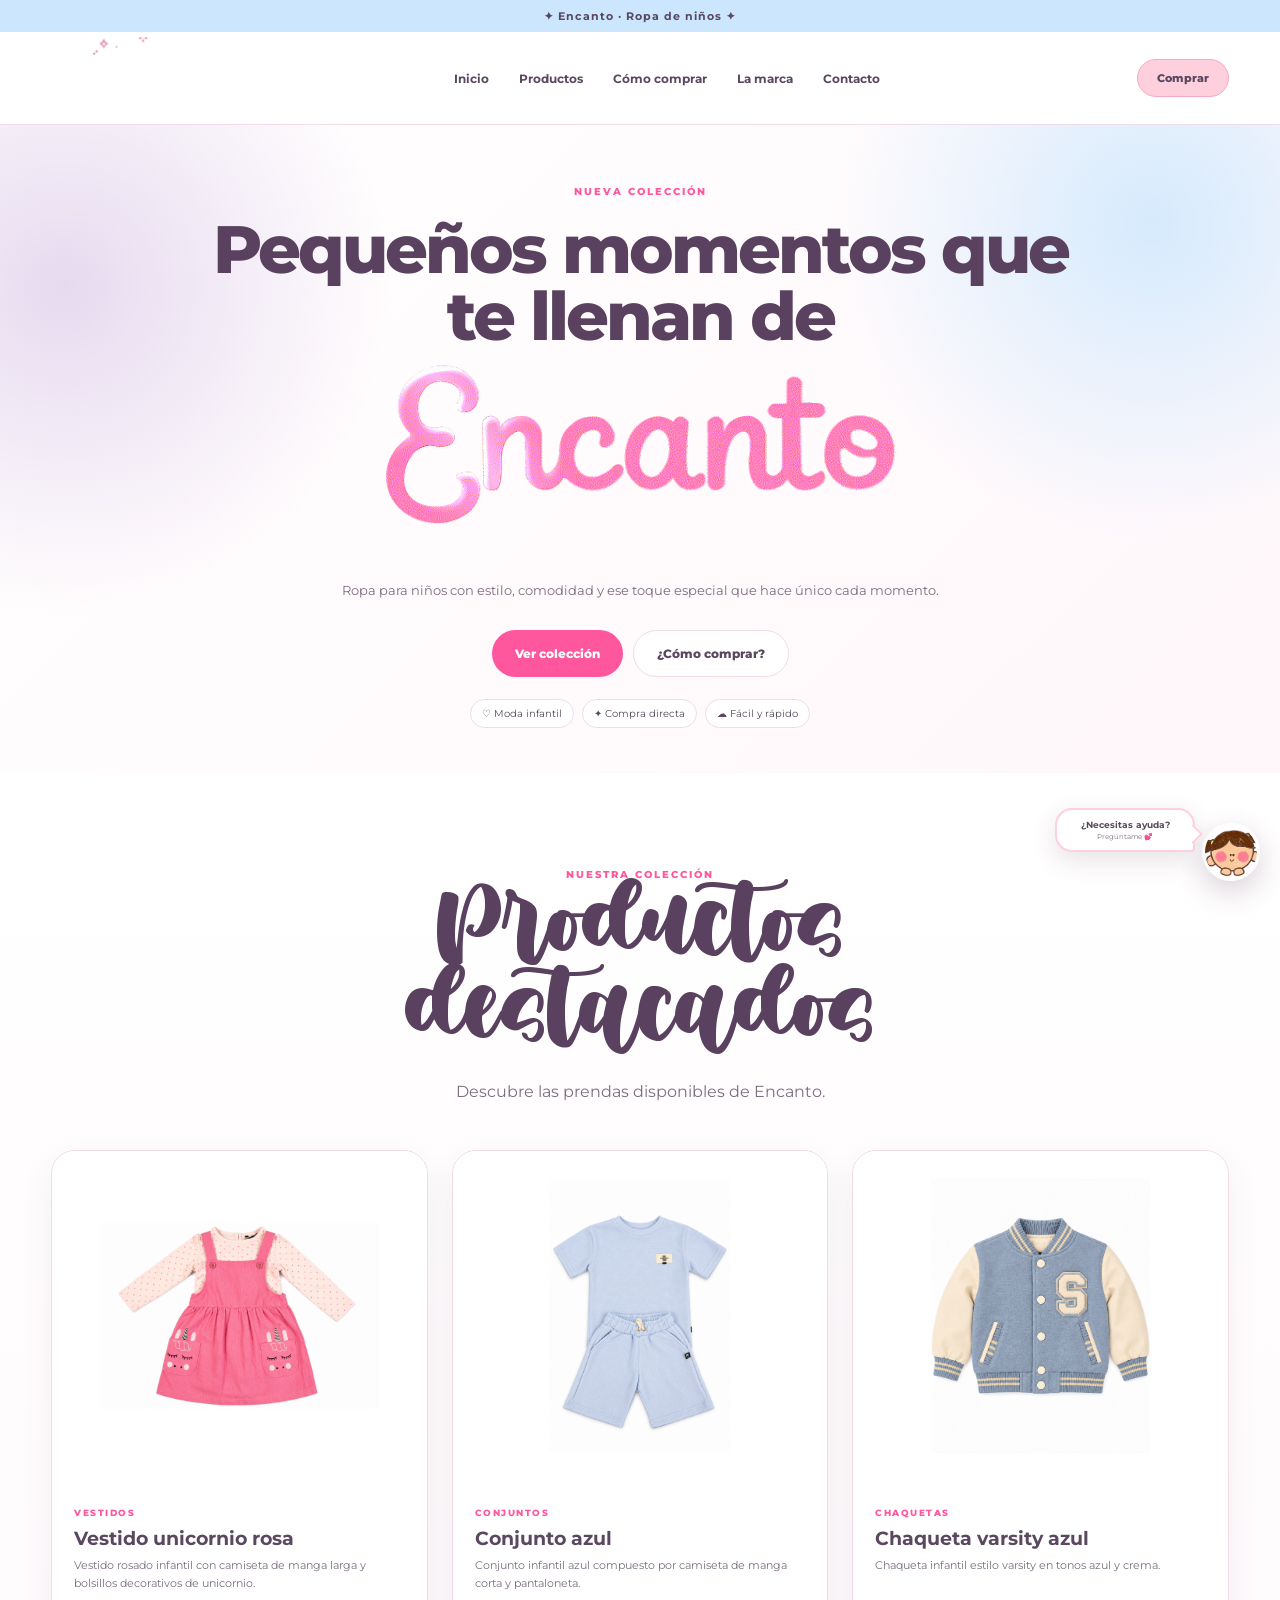
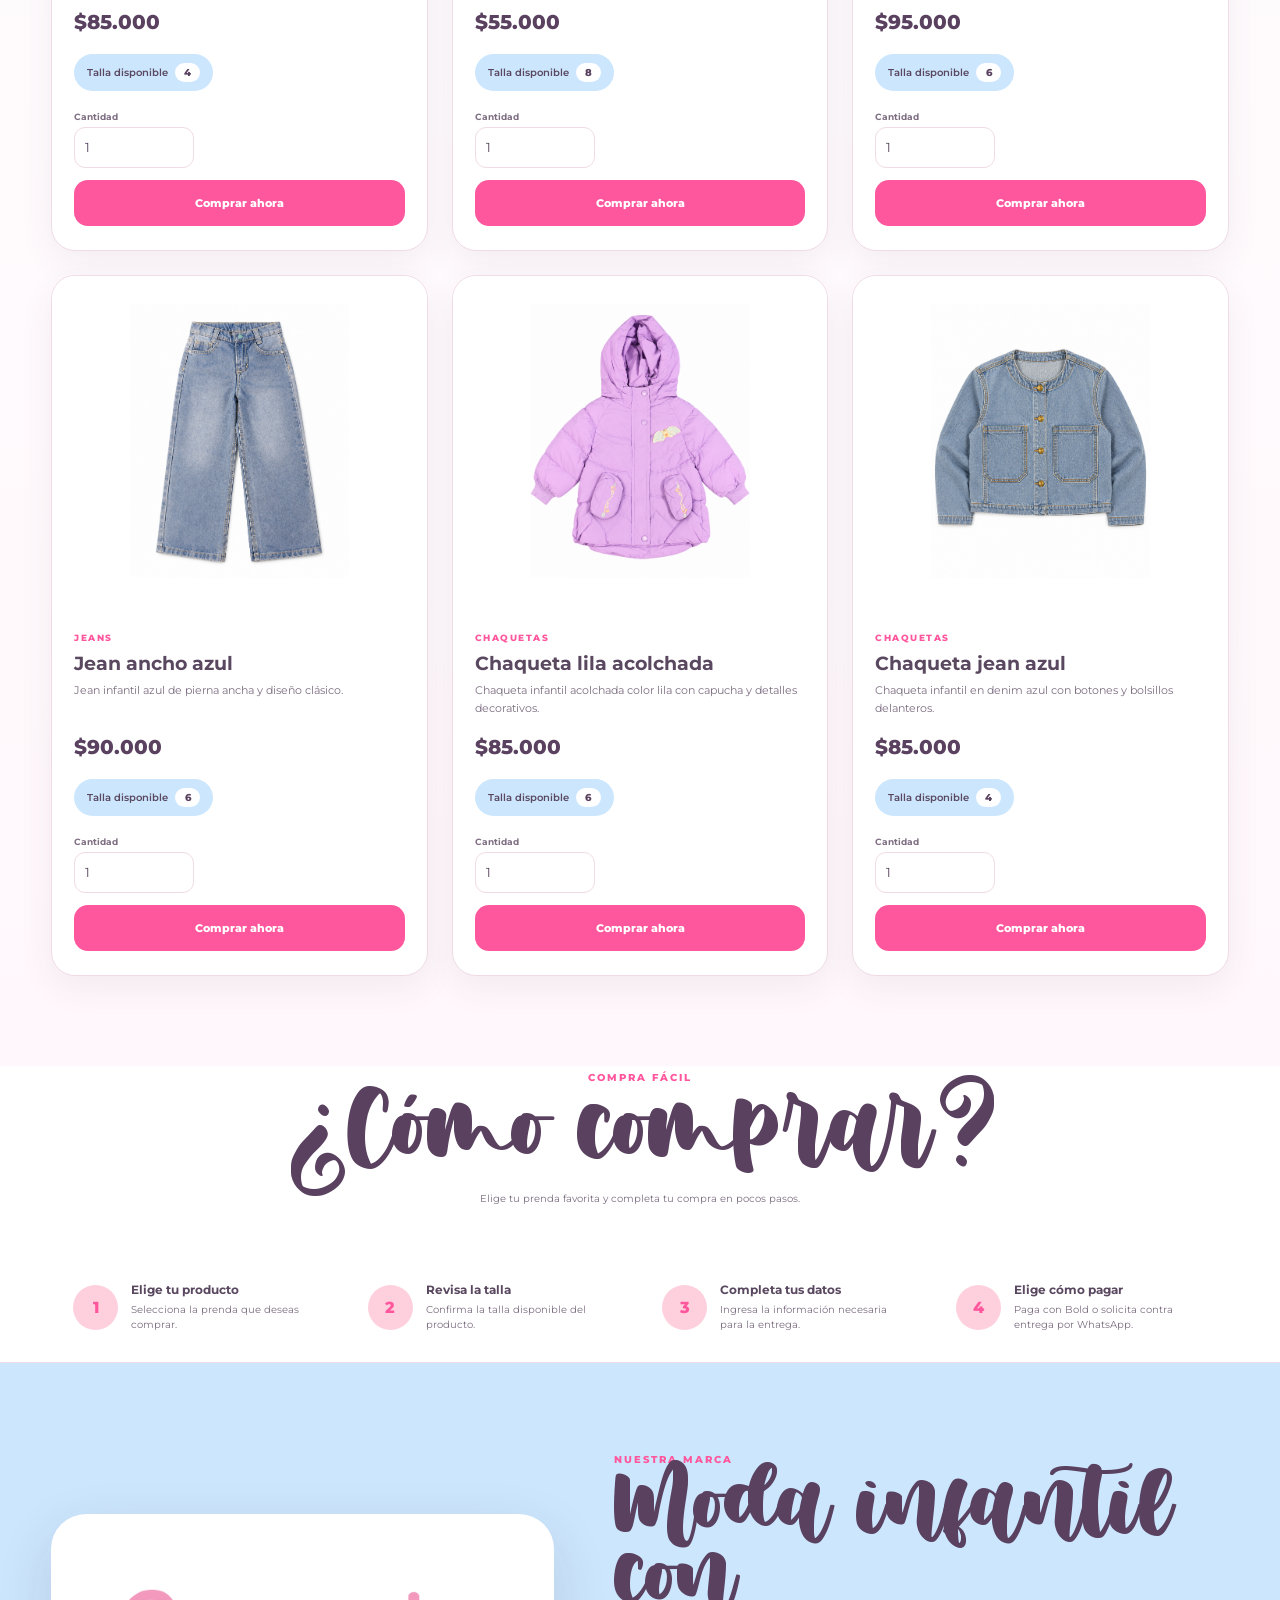
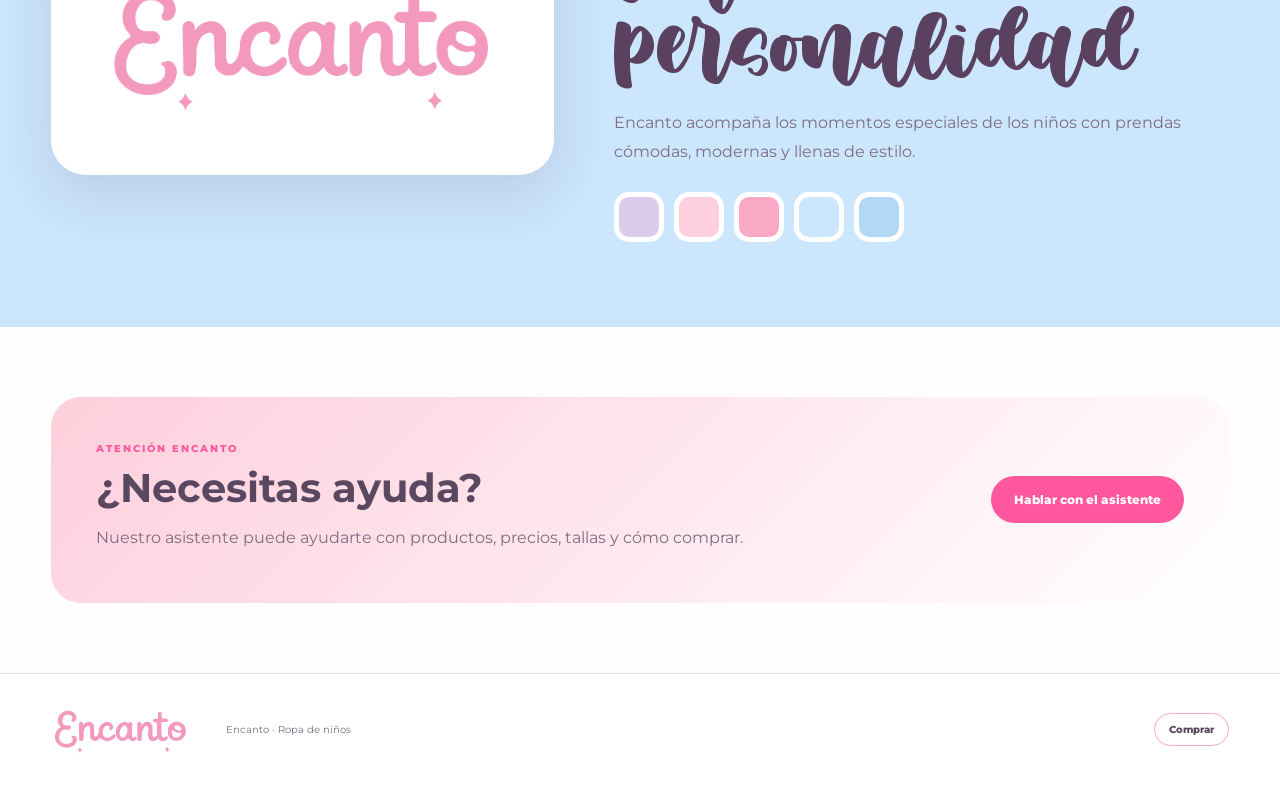
<file: index.html>
<!DOCTYPE html>
<html lang="es">

<head>

  <meta charset="UTF-8">

  <meta
    name="viewport"
    content="width=device-width, initial-scale=1.0"
  >

  <meta
    name="description"
    content="Encanto - Ropa para niños"
  >

  <title>
    Encanto | Ropa de niños
  </title>

  <link
    rel="preconnect"
    href="https://fonts.googleapis.com"
  >

  <link
    rel="preconnect"
    href="https://fonts.gstatic.com"
    crossorigin
  >

  <link
    href="https://fonts.googleapis.com/css2?family=Montserrat:wght@400;500;600;700;800&display=swap"
    rel="stylesheet"
  >

  <link
    rel="stylesheet"
    href="styles.css"
  >
<link rel="icon" type="image/png" href="./assets/favicon-encanto-transparente.png?v=5">
<link rel="apple-touch-icon" href="./assets/favicon-encanto-transparente.png?v=5">
</head>


<body>


  <!-- ========================================= -->
  <!-- BARRA SUPERIOR -->
  <!-- ========================================= -->

  <div class="topbar">
    ✦ Encanto · Ropa de niños ✦
  </div>



  <!-- ========================================= -->
  <!-- HEADER -->
  <!-- ========================================= -->

  <header class="header">

    <div class="container header-content">


      <a
        href="#inicio"
        class="logo"
        aria-label="Encanto"
      >

        <img
          src="assets/encanto-logo-arriba.png"
          alt="Encanto"
          class="logo-animation"
        >

      </a>



      <nav class="nav">

        <a href="#inicio">
          Inicio
        </a>

        <a href="#productos">
          Productos
        </a>

        <a href="#como-comprar">
          Cómo comprar
        </a>

        <a href="#marca">
          La marca
        </a>

        <a href="#contacto">
          Contacto
        </a>

      </nav>



      <a
        href="#productos"
        class="header-buy"
      >
        Comprar
      </a>


    </div>

  </header>



  <main>


    <!-- ========================================= -->
    <!-- HERO -->
    <!-- ========================================= -->

    <section
      class="hero"
      id="inicio"
    >

      <div class="container hero-main">


        <div class="hero-copy">


          <span class="eyebrow">
            Nueva colección
          </span>


          <h1>
            Pequeños momentos que te llenan de
          </h1>



          <!-- ENCANTO ANIMADO -->

          <div class="hero-animation-window">

            <img
              src="assets/encanto-logo.png"
              alt="Encanto"
              class="hero-animation"
            >

          </div>



          <p>
            Ropa para niños con estilo,
            comodidad y ese toque especial
            que hace único cada momento.
          </p>



          <div class="hero-buttons">


            <a
              href="#productos"
              class="btn btn-primary"
            >
              Ver colección
            </a>


            <a
              href="#como-comprar"
              class="btn btn-light"
            >
              ¿Cómo comprar?
            </a>


          </div>



          <div class="hero-tags">

            <span>
              ♡ Moda infantil
            </span>

            <span>
              ✦ Compra directa
            </span>

            <span>
              ☁ Fácil y rápido
            </span>

          </div>


        </div>


      </div>

    </section>



    <!-- ========================================= -->
    <!-- PRODUCTOS -->
    <!-- AHORA VAN PRIMERO -->
    <!-- ========================================= -->

    <section
      class="products"
      id="productos"
    >

      <div class="container">


        <div class="section-title">

          <span class="eyebrow">
            Nuestra colección
          </span>

          <h2>
            Productos destacados
          </h2>

          <p>
            Descubre las prendas disponibles de Encanto.
          </p>

        </div>



        <div class="products-grid">


          <!-- ================================= -->
          <!-- 1. VESTIDO -->
          <!-- ================================= -->

          <article class="product-card">


            <div class="product-photo">

              <img
                src="assets/productos/vestido-unicornio-rosa.png"
                alt="Vestido unicornio rosa"
              >

            </div>


            <div class="product-info">


              <span class="product-category">
                Vestidos
              </span>


              <h3>
                Vestido unicornio rosa
              </h3>


              <p class="product-description">
                Vestido rosado infantil con camiseta
                de manga larga y bolsillos
                decorativos de unicornio.
              </p>


              <strong class="product-price">
                $85.000
              </strong>



              <div class="product-size">

                <span>
                  Talla disponible
                </span>

                <strong>
                  4
                </strong>

              </div>



              <form
                action="checkout.html"
                method="get"
                class="product-form"
              >


                <input
                  type="hidden"
                  name="producto"
                  value="Vestido unicornio rosa"
                >

                <input
                  type="hidden"
                  name="precio"
                  value="85000"
                >

                <input
                  type="hidden"
                  name="talla"
                  value="4"
                >

                <input
                  type="hidden"
                  name="imagen"
                  value="vestido-unicornio-rosa.png"
                >


                <div class="product-options">

                  <label>

                    Cantidad

                    <input
                      type="number"
                      name="cantidad"
                      value="1"
                      min="1"
                      max="1"
                      readonly
                    >

                  </label>

                </div>


                <button
                  type="submit"
                  class="buy-button"
                >
                  Comprar ahora
                </button>


              </form>


            </div>


          </article>



          <!-- ================================= -->
          <!-- 2. CONJUNTO -->
          <!-- ================================= -->

          <article class="product-card">


            <div class="product-photo">

              <img
                src="assets/productos/conjunto-azul.png"
                alt="Conjunto azul"
              >

            </div>


            <div class="product-info">


              <span class="product-category">
                Conjuntos
              </span>


              <h3>
                Conjunto azul
              </h3>


              <p class="product-description">
                Conjunto infantil azul compuesto
                por camiseta de manga corta
                y pantaloneta.
              </p>


              <strong class="product-price">
                $55.000
              </strong>



              <div class="product-size">

                <span>
                  Talla disponible
                </span>

                <strong>
                  8
                </strong>

              </div>



              <form
                action="checkout.html"
                method="get"
                class="product-form"
              >


                <input
                  type="hidden"
                  name="producto"
                  value="Conjunto azul"
                >

                <input
                  type="hidden"
                  name="precio"
                  value="55000"
                >

                <input
                  type="hidden"
                  name="talla"
                  value="8"
                >

                <input
                  type="hidden"
                  name="imagen"
                  value="conjunto-azul.png"
                >


                <div class="product-options">

                  <label>

                    Cantidad

                    <input
                      type="number"
                      name="cantidad"
                      value="1"
                      min="1"
                      max="1"
                      readonly
                    >

                  </label>

                </div>


                <button
                  type="submit"
                  class="buy-button"
                >
                  Comprar ahora
                </button>


              </form>


            </div>


          </article>



          <!-- ================================= -->
          <!-- 3. CHAQUETA VARSITY -->
          <!-- ================================= -->

          <article class="product-card">


            <div class="product-photo">

              <img
                src="assets/productos/chaqueta-varsity-azul.png"
                alt="Chaqueta varsity azul"
              >

            </div>


            <div class="product-info">


              <span class="product-category">
                Chaquetas
              </span>


              <h3>
                Chaqueta varsity azul
              </h3>


              <p class="product-description">
                Chaqueta infantil estilo varsity
                en tonos azul y crema.
              </p>


              <strong class="product-price">
                $95.000
              </strong>



              <div class="product-size">

                <span>
                  Talla disponible
                </span>

                <strong>
                  6
                </strong>

              </div>



              <form
                action="checkout.html"
                method="get"
                class="product-form"
              >


                <input
                  type="hidden"
                  name="producto"
                  value="Chaqueta varsity azul"
                >

                <input
                  type="hidden"
                  name="precio"
                  value="95000"
                >

                <input
                  type="hidden"
                  name="talla"
                  value="6"
                >

                <input
                  type="hidden"
                  name="imagen"
                  value="chaqueta-varsity-azul.png"
                >


                <div class="product-options">

                  <label>

                    Cantidad

                    <input
                      type="number"
                      name="cantidad"
                      value="1"
                      min="1"
                      max="1"
                      readonly
                    >

                  </label>

                </div>


                <button
                  type="submit"
                  class="buy-button"
                >
                  Comprar ahora
                </button>


              </form>


            </div>


          </article>



          <!-- ================================= -->
          <!-- 4. JEAN -->
          <!-- ================================= -->

          <article class="product-card">


            <div class="product-photo">

              <img
                src="assets/productos/jean-ancho.png"
                alt="Jean ancho azul"
              >

            </div>


            <div class="product-info">


              <span class="product-category">
                Jeans
              </span>


              <h3>
                Jean ancho azul
              </h3>


              <p class="product-description">
                Jean infantil azul de pierna
                ancha y diseño clásico.
              </p>


              <strong class="product-price">
                $90.000
              </strong>



              <div class="product-size">

                <span>
                  Talla disponible
                </span>

                <strong>
                  6
                </strong>

              </div>



              <form
                action="checkout.html"
                method="get"
                class="product-form"
              >


                <input
                  type="hidden"
                  name="producto"
                  value="Jean ancho azul"
                >

                <input
                  type="hidden"
                  name="precio"
                  value="90000"
                >

                <input
                  type="hidden"
                  name="talla"
                  value="6"
                >

                <input
                  type="hidden"
                  name="imagen"
                  value="jean-ancho.png"
                >


                <div class="product-options">

                  <label>

                    Cantidad

                    <input
                      type="number"
                      name="cantidad"
                      value="1"
                      min="1"
                      max="1"
                      readonly
                    >

                  </label>

                </div>


                <button
                  type="submit"
                  class="buy-button"
                >
                  Comprar ahora
                </button>


              </form>


            </div>


          </article>



          <!-- ================================= -->
          <!-- 5. CHAQUETA LILA -->
          <!-- ================================= -->

          <article class="product-card">


            <div class="product-photo">

              <img
                src="assets/productos/chaqueta-lila.png"
                alt="Chaqueta lila acolchada"
              >

            </div>


            <div class="product-info">


              <span class="product-category">
                Chaquetas
              </span>


              <h3>
                Chaqueta lila acolchada
              </h3>


              <p class="product-description">
                Chaqueta infantil acolchada
                color lila con capucha
                y detalles decorativos.
              </p>


              <strong class="product-price">
                $85.000
              </strong>



              <div class="product-size">

                <span>
                  Talla disponible
                </span>

                <strong>
                  6
                </strong>

              </div>



              <form
                action="checkout.html"
                method="get"
                class="product-form"
              >


                <input
                  type="hidden"
                  name="producto"
                  value="Chaqueta lila acolchada"
                >

                <input
                  type="hidden"
                  name="precio"
                  value="85000"
                >

                <input
                  type="hidden"
                  name="talla"
                  value="6"
                >

                <input
                  type="hidden"
                  name="imagen"
                  value="chaqueta-lila.png"
                >


                <div class="product-options">

                  <label>

                    Cantidad

                    <input
                      type="number"
                      name="cantidad"
                      value="1"
                      min="1"
                      max="1"
                      readonly
                    >

                  </label>

                </div>


                <button
                  type="submit"
                  class="buy-button"
                >
                  Comprar ahora
                </button>


              </form>


            </div>


          </article>



          <!-- ================================= -->
          <!-- 6. CHAQUETA JEAN -->
          <!-- ================================= -->

          <article class="product-card">


            <div class="product-photo">

              <img
                src="assets/productos/chaqueta-jean.png"
                alt="Chaqueta jean azul"
              >

            </div>


            <div class="product-info">


              <span class="product-category">
                Chaquetas
              </span>


              <h3>
                Chaqueta jean azul
              </h3>


              <p class="product-description">
                Chaqueta infantil en denim azul
                con botones y bolsillos delanteros.
              </p>


              <strong class="product-price">
                $85.000
              </strong>



              <div class="product-size">

                <span>
                  Talla disponible
                </span>

                <strong>
                  4
                </strong>

              </div>



              <form
                action="checkout.html"
                method="get"
                class="product-form"
              >


                <input
                  type="hidden"
                  name="producto"
                  value="Chaqueta jean azul"
                >

                <input
                  type="hidden"
                  name="precio"
                  value="85000"
                >

                <input
                  type="hidden"
                  name="talla"
                  value="4"
                >

                <input
                  type="hidden"
                  name="imagen"
                  value="chaqueta-jean.png"
                >


                <div class="product-options">

                  <label>

                    Cantidad

                    <input
                      type="number"
                      name="cantidad"
                      value="1"
                      min="1"
                      max="1"
                      readonly
                    >

                  </label>

                </div>


                <button
                  type="submit"
                  class="buy-button"
                >
                  Comprar ahora
                </button>


              </form>


            </div>


          </article>


        </div>


      </div>

    </section>



    <!-- ========================================= -->
    <!-- CÓMO COMPRAR -->
    <!-- AHORA VA DESPUÉS DE LA COLECCIÓN -->
    <!-- ========================================= -->

    <section
      class="benefits"
      id="como-comprar"
    >

      <div class="container">


        <div class="section-title">

          <span class="eyebrow">
            Compra fácil
          </span>

          <h2>
            ¿Cómo comprar?
          </h2>

          <p>
            Elige tu prenda favorita y completa
            tu compra en pocos pasos.
          </p>

        </div>


        <div class="benefits-grid">


          <article>

            <span class="benefit-icon">
              1
            </span>

            <div>

              <h3>
                Elige tu producto
              </h3>

              <p>
                Selecciona la prenda que deseas comprar.
              </p>

            </div>

          </article>



          <article>

            <span class="benefit-icon">
              2
            </span>

            <div>

              <h3>
                Revisa la talla
              </h3>

              <p>
                Confirma la talla disponible del producto.
              </p>

            </div>

          </article>



          <article>

            <span class="benefit-icon">
              3
            </span>

            <div>

              <h3>
                Completa tus datos
              </h3>

              <p>
                Ingresa la información necesaria para la entrega.
              </p>

            </div>

          </article>



          <article>

            <span class="benefit-icon">
              4
            </span>

            <div>

              <h3>
                Elige cómo pagar
              </h3>

              <p>
                Paga con Bold o solicita contra entrega por WhatsApp.
              </p>

            </div>

          </article>


        </div>


      </div>

    </section>



    <!-- ========================================= -->
    <!-- MARCA -->
    <!-- ========================================= -->

    <section
      class="brand-section"
      id="marca"
    >

      <div class="container brand-grid">


        <div class="brand-logo">

          <img
            src="assets/encanto-palabra.png"
            alt="Encanto"
          >

        </div>



        <div class="brand-copy">


          <span class="eyebrow">
            Nuestra marca
          </span>


          <h2>
            Moda infantil con personalidad
          </h2>


          <p>
            Encanto acompaña los momentos
            especiales de los niños con prendas
            cómodas, modernas y llenas de estilo.
          </p>



          <div class="colors">

            <span style="--color:#DCCBE9"></span>

            <span style="--color:#FECFDC"></span>

            <span style="--color:#F9A8C6"></span>

            <span style="--color:#CBE6FD"></span>

            <span style="--color:#B3D8F5"></span>

          </div>


        </div>


      </div>

    </section>



    <!-- ========================================= -->
    <!-- CONTACTO -->
    <!-- ========================================= -->

    <section
      class="contact"
      id="contacto"
    >

      <div class="container contact-box">


        <div>

          <span class="eyebrow">
            Atención Encanto
          </span>

          <h2>
            ¿Necesitas ayuda?
          </h2>

          <p>
            Nuestro asistente puede ayudarte
            con productos, precios, tallas
            y cómo comprar.
          </p>

        </div>



        <button
          type="button"
          class="btn btn-primary"
          id="contactBotButton"
        >
          Hablar con el asistente
        </button>


      </div>

    </section>


  </main>



  <!-- ========================================= -->
  <!-- FOOTER -->
  <!-- ========================================= -->

  <footer>


    <div class="container footer-grid">


      <img
        src="assets/encanto-palabra.png"
        alt="Encanto"
      >


      <p>
        Encanto · Ropa de niños
      </p>


      <a href="#productos">
        Comprar
      </a>


    </div>


  </footer>



  <!-- ================================================= -->
  <!-- BOT ENCANTO -->
  <!-- ================================================= -->

  <div class="encanto-bot">


    <div class="bot-help-bubble">

      <strong>
        ¿Necesitas ayuda?
      </strong>

      <span>
        Pregúntame 💕
      </span>

    </div>



    <button
      class="bot-character-button"
      id="botCharacterButton"
      type="button"
      aria-label="Abrir asistente Encanto"
    >

      <img
        src="assets/bot-ayuda.png"
        alt="Asistente Encanto"
      >

    </button>



    <div
      class="bot-window"
      id="botWindow"
    >


      <div class="bot-header">


        <div class="bot-header-character">

          <img
            src="assets/bot-ayuda.png"
            alt="Asistente Encanto"
          >

        </div>



        <div class="bot-header-text">

          <strong>
            Asistente Encanto
          </strong>

          <span>
            Estoy aquí para ayudarte 💕
          </span>

        </div>



        <button
          class="bot-close"
          id="botClose"
          type="button"
          aria-label="Cerrar asistente"
        >
          ×
        </button>


      </div>



      <div
        class="bot-messages"
        id="botMessages"
      >

        <div class="bot-message">

          ¡Hola! 👋

          <br><br>

          Puedes preguntarme por productos,
          precios, tallas o cómo comprar.

        </div>

      </div>



      <div class="bot-suggestions">

        <span>
          Puedes preguntar:
        </span>

        <div>
          Productos · Precios · Tallas · ¿Cómo comprar?
        </div>

      </div>



      <form
        class="bot-form"
        id="botForm"
      >

        <input
          type="text"
          id="botInput"
          placeholder="Escribe tu pregunta..."
          autocomplete="off"
          required
        >


        <button
          type="submit"
          aria-label="Enviar pregunta"
        >
          ➜
        </button>


      </form>



      <a
        class="bot-whatsapp"
        href="https://wa.me/573045543048?text=Hola%20Encanto%2C%20necesito%20ayuda%20con%20mi%20compra"
        target="_blank"
        rel="noopener"
      >
        💬 Hablar por WhatsApp
      </a>


    </div>


  </div>



  <!-- ========================================= -->
  <!-- JAVASCRIPT BOT -->
  <!-- ========================================= -->

  <script src="bot.js"></script>


  <script>

    const contactBotButton =
      document.getElementById(
        "contactBotButton"
      );


    const contactBotWindow =
      document.getElementById(
        "botWindow"
      );


    const contactBotInput =
      document.getElementById(
        "botInput"
      );


    if (
      contactBotButton &&
      contactBotWindow
    ) {

      contactBotButton.addEventListener(
        "click",
        function () {

          contactBotWindow.classList.add(
            "active"
          );


          if (contactBotInput) {

            contactBotInput.focus();

          }

        }
      );

    }

  </script>


</body>

</html>
</file>
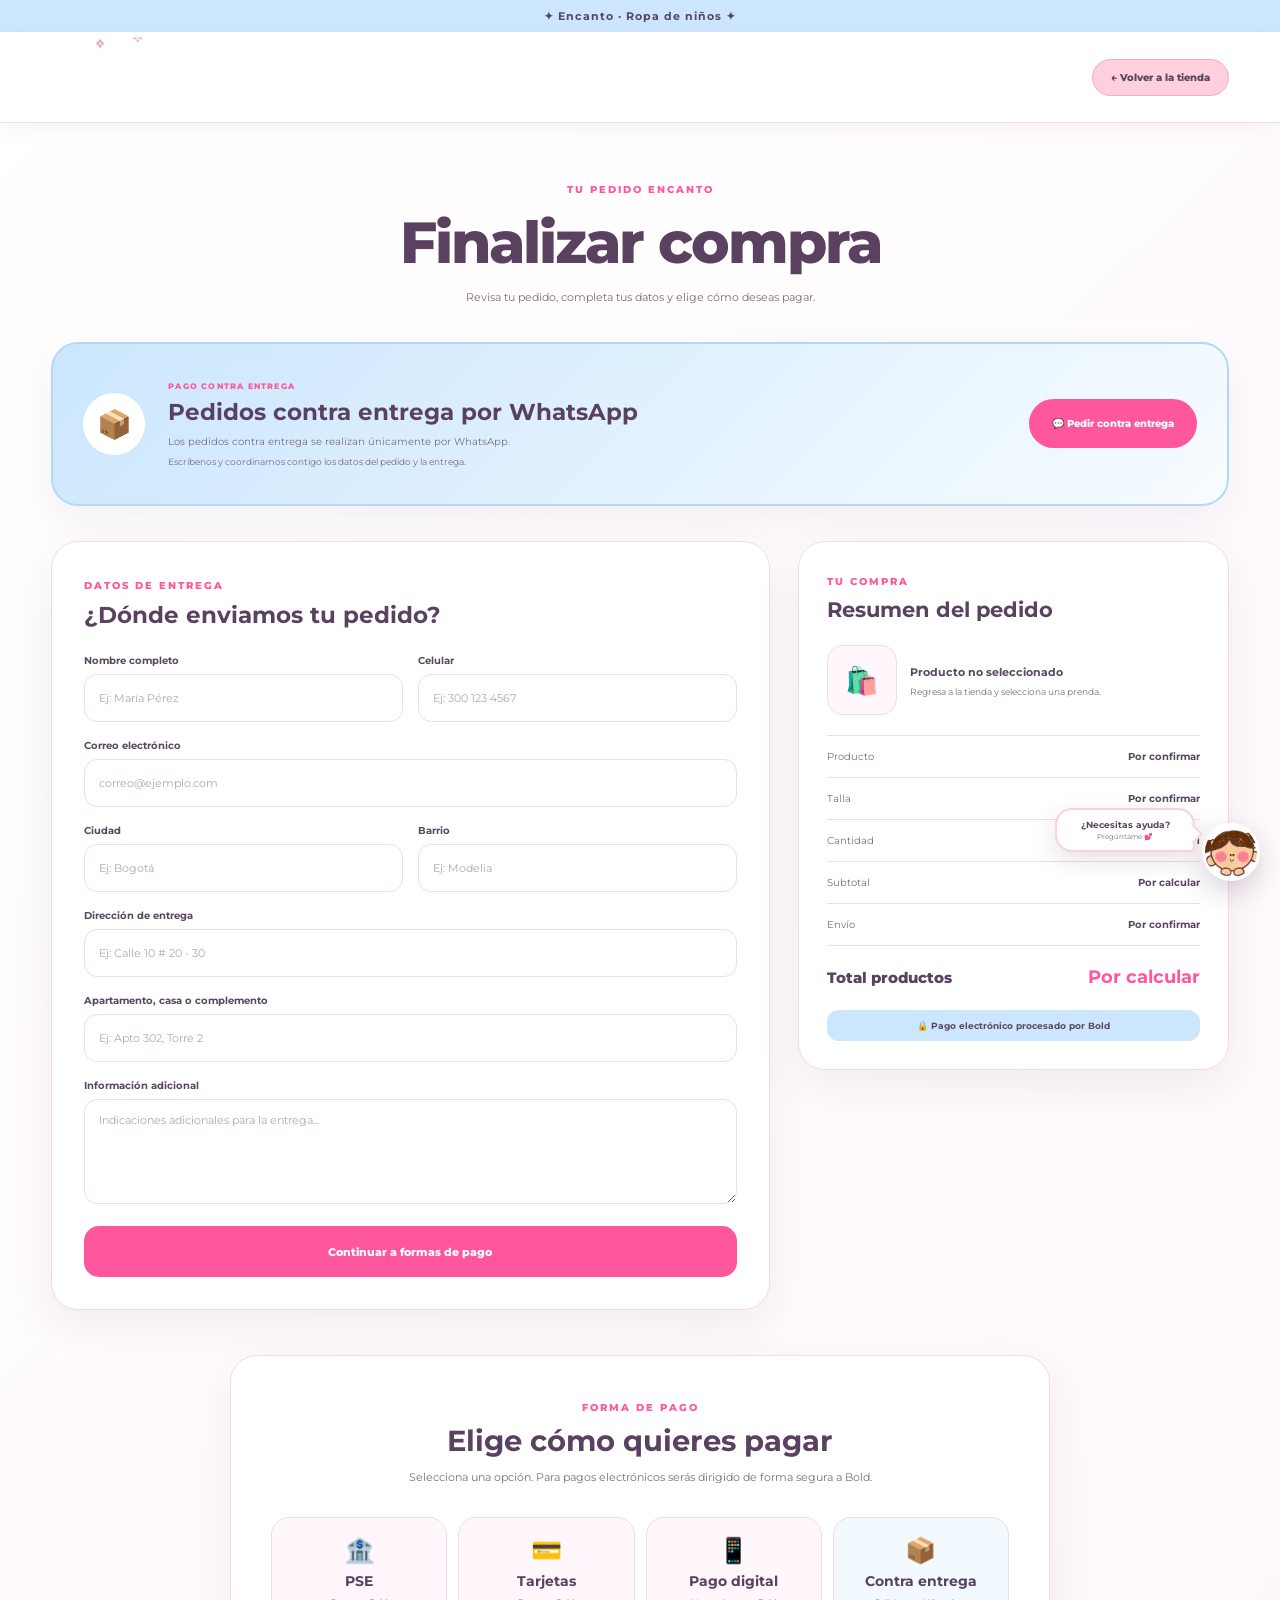
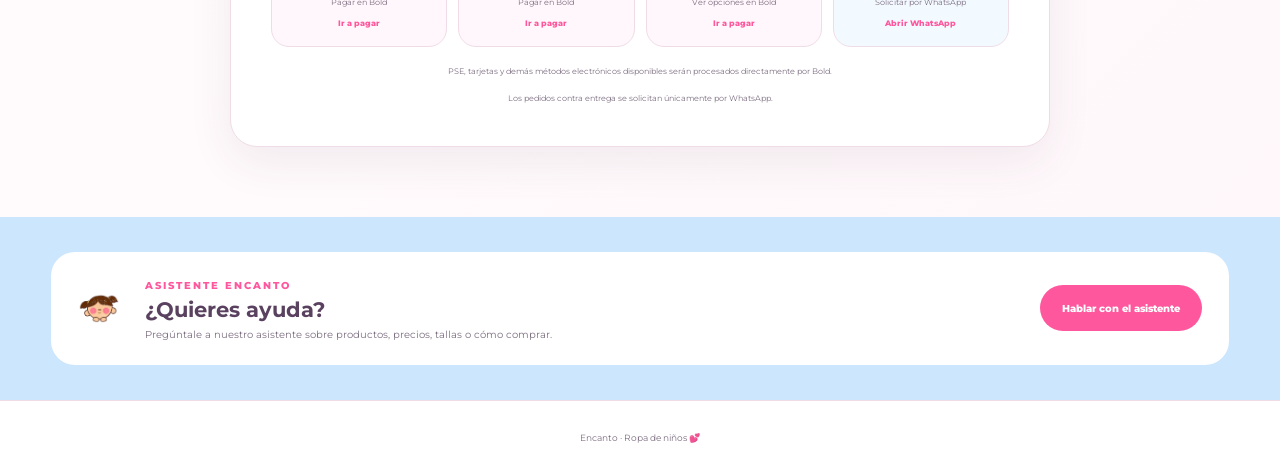
<file: checkout.html>
<!DOCTYPE html>
<html lang="es">

<head>

  <meta charset="UTF-8">

  <meta
    name="viewport"
    content="width=device-width, initial-scale=1.0"
  >

  <meta
    name="description"
    content="Finaliza tu compra en Encanto"
  >

  <title>
    Finalizar compra | Encanto
  </title>


  <link
    rel="preconnect"
    href="https://fonts.googleapis.com"
  >


  <link
    rel="preconnect"
    href="https://fonts.gstatic.com"
    crossorigin
  >


  <link
    href="https://fonts.googleapis.com/css2?family=Montserrat:wght@400;500;600;700;800&display=swap"
    rel="stylesheet"
  >


  <link
    rel="stylesheet"
    href="styles.css"
  >
<link rel="icon" type="image/png" href="./assets/favicon-encanto-transparente.png?v=5">
<link rel="apple-touch-icon" href="./assets/favicon-encanto-transparente.png?v=5">
  
</head>


<body class="checkout-page">


  <!-- ========================================= -->
  <!-- BARRA SUPERIOR -->
  <!-- ========================================= -->

  <div class="topbar">

    ✦ Encanto · Ropa de niños ✦

  </div>



  <!-- ========================================= -->
  <!-- HEADER -->
  <!-- ========================================= -->

  <header class="checkout-header">


    <div class="container checkout-header-content">


      <a
        href="index.html"
        class="checkout-logo"
      >

        <img
          src="assets/encanto-logo-arriba.png"
          alt="Encanto"
        >

      </a>



      <a
        href="index.html#productos"
        class="checkout-back"
      >

        ← Volver a la tienda

      </a>


    </div>


  </header>



  <!-- ========================================= -->
  <!-- CONTENIDO -->
  <!-- ========================================= -->

  <main class="checkout-main">


    <div class="container">


      <!-- ===================================== -->
      <!-- TÍTULO -->
      <!-- ===================================== -->

      <div class="checkout-title">


        <span class="eyebrow">
          Tu pedido Encanto
        </span>


        <h1>
          Finalizar compra
        </h1>


        <p>

          Revisa tu pedido,
          completa tus datos
          y elige cómo deseas pagar.

        </p>


      </div>



      <!-- ===================================== -->
      <!-- CONTRA ENTREGA POR WHATSAPP -->
      <!-- ===================================== -->

      <section class="checkout-delivery-whatsapp">


        <div class="delivery-whatsapp-icon">

          📦

        </div>



        <div class="delivery-whatsapp-info">


          <span class="checkout-option-label">

            Pago contra entrega

          </span>


          <h2>
            Pedidos contra entrega por WhatsApp
          </h2>


          <p>

            Los pedidos contra entrega se realizan
            únicamente por WhatsApp.

          </p>


          <p class="delivery-whatsapp-small">

            Escríbenos y coordinamos contigo
            los datos del pedido y la entrega.

          </p>


        </div>



        <button
          type="button"
          class="delivery-whatsapp-button"
          id="contraEntregaButton"
        >

          💬 Pedir contra entrega

        </button>


      </section>



      <!-- ===================================== -->
      <!-- DATOS Y RESUMEN -->
      <!-- ===================================== -->

      <section class="checkout-layout">


        <!-- ================================= -->
        <!-- DATOS -->
        <!-- ================================= -->

        <div class="checkout-card">


          <span class="eyebrow">

            Datos de entrega

          </span>


          <h2>

            ¿Dónde enviamos tu pedido?

          </h2>



          <form
            class="checkout-form"
            id="checkoutForm"
          >


            <div class="checkout-row">


              <label>

                Nombre completo

                <input
                  type="text"
                  name="nombre"
                  placeholder="Ej: María Pérez"
                  required
                >

              </label>



              <label>

                Celular

                <input
                  type="tel"
                  name="celular"
                  placeholder="Ej: 300 123 4567"
                  required
                >

              </label>


            </div>



            <label>

              Correo electrónico

              <input
                type="email"
                name="correo"
                placeholder="correo@ejemplo.com"
                required
              >

            </label>



            <div class="checkout-row">


              <label>

                Ciudad

                <input
                  type="text"
                  name="ciudad"
                  placeholder="Ej: Bogotá"
                  required
                >

              </label>



              <label>

                Barrio

                <input
                  type="text"
                  name="barrio"
                  placeholder="Ej: Modelia"
                >

              </label>


            </div>



            <label>

              Dirección de entrega

              <input
                type="text"
                name="direccion"
                placeholder="Ej: Calle 10 # 20 - 30"
                required
              >

            </label>



            <label>

              Apartamento, casa o complemento

              <input
                type="text"
                name="complemento"
                placeholder="Ej: Apto 302, Torre 2"
              >

            </label>



            <label>

              Información adicional

              <textarea
                name="informacion"
                rows="4"
                placeholder="Indicaciones adicionales para la entrega..."
              ></textarea>

            </label>



            <button
              type="submit"
              class="checkout-continue"
            >

              Continuar a formas de pago

            </button>


          </form>


        </div>



        <!-- ================================= -->
        <!-- RESUMEN -->
        <!-- ================================= -->

        <aside class="checkout-summary">


          <span class="eyebrow">

            Tu compra

          </span>


          <h2>

            Resumen del pedido

          </h2>



          <div class="summary-item">


            <div class="summary-icon">

              🛍️

            </div>



            <div>


              <strong>

                Producto Encanto

              </strong>


              <p>

                Cargando información...

              </p>


            </div>


          </div>



          <div class="summary-line">

            <span>
              Producto
            </span>

            <strong>
              Por confirmar
            </strong>

          </div>



          <div class="summary-line">

            <span>
              Talla
            </span>

            <strong>
              Por confirmar
            </strong>

          </div>



          <div class="summary-line">

            <span>
              Cantidad
            </span>

            <strong>
              1
            </strong>

          </div>



          <div class="summary-line">

            <span>
              Subtotal
            </span>

            <strong>
              Por calcular
            </strong>

          </div>



          <div class="summary-line">

            <span>
              Envío
            </span>

            <strong>
              Por confirmar
            </strong>

          </div>



          <div class="summary-total">

            <span>
              Total productos
            </span>

            <strong>
              Por calcular
            </strong>

          </div>



          <div class="summary-security">

            🔒 Pago electrónico procesado por Bold

          </div>


        </aside>


      </section>



      <!-- ===================================== -->
      <!-- FORMAS DE PAGO -->
      <!-- ===================================== -->

      <section
        class="checkout-payment"
        id="pago"
      >


        <div class="payment-card">


          <span class="eyebrow">

            Forma de pago

          </span>


          <h2>

            Elige cómo quieres pagar

          </h2>


          <p>

            Selecciona una opción.
            Para pagos electrónicos serás dirigido
            de forma segura a Bold.

          </p>



          <div class="payment-methods payment-methods-new">


            <!-- PSE -->

            <button
              type="button"
              class="payment-method payment-bold-option"
            >

              <span class="payment-icon">

                🏦

              </span>


              <strong>

                PSE

              </strong>


              <span>

                Pagar en Bold

              </span>


            </button>



            <!-- TARJETAS -->

            <button
              type="button"
              class="payment-method payment-bold-option"
            >

              <span class="payment-icon">

                💳

              </span>


              <strong>

                Tarjetas

              </strong>


              <span>

                Pagar en Bold

              </span>


            </button>



            <!-- PAGO DIGITAL -->

            <button
              type="button"
              class="payment-method payment-bold-option"
            >

              <span class="payment-icon">

                📱

              </span>


              <strong>

                Pago digital

              </strong>


              <span>

                Ver opciones en Bold

              </span>


            </button>



            <!-- CONTRA ENTREGA -->

            <button
              type="button"
              class="payment-method payment-cod-option"
              id="contraEntregaPago"
            >

              <span class="payment-icon">

                📦

              </span>


              <strong>

                Contra entrega

              </strong>


              <span>

                Solicitar por WhatsApp

              </span>


            </button>


          </div>



          <p class="checkout-note">

            PSE, tarjetas y demás métodos
            electrónicos disponibles serán
            procesados directamente por Bold.

            <br><br>

            Los pedidos contra entrega
            se solicitan únicamente por WhatsApp.

          </p>


        </div>


      </section>


    </div>


  </main>



  <!-- ========================================= -->
  <!-- AYUDA CON EL BOT -->
  <!-- ========================================= -->

  <section class="checkout-bot-help">


    <div class="container">


      <div class="checkout-bot-help-content">


        <img
          src="assets/bot-ayuda.png"
          alt="Asistente Encanto"
        >



        <div>


          <span class="eyebrow">

            Asistente Encanto

          </span>


          <h2>

            ¿Quieres ayuda?

          </h2>


          <p>

            Pregúntale a nuestro asistente
            sobre productos, precios,
            tallas o cómo comprar.

          </p>


        </div>



        <button
          type="button"
          id="checkoutHelpBotButton"
          class="checkout-bot-help-button"
        >

          Hablar con el asistente

        </button>


      </div>


    </div>


  </section>



  <!-- ========================================= -->
  <!-- FOOTER -->
  <!-- ========================================= -->

  <footer class="checkout-footer">


    <div class="container">

      <p>

        Encanto · Ropa de niños 💕

      </p>

    </div>


  </footer>



  <!-- ================================================= -->
  <!-- BOT ENCANTO -->
  <!-- ================================================= -->

  <div class="encanto-bot">


    <div class="bot-help-bubble">

      <strong>
        ¿Necesitas ayuda?
      </strong>

      <span>
        Pregúntame 💕
      </span>

    </div>



    <button
      class="bot-character-button"
      id="botCharacterButton"
      type="button"
      aria-label="Abrir asistente Encanto"
    >

      <img
        src="assets/bot-ayuda.png"
        alt="Asistente Encanto"
      >

    </button>



    <div
      class="bot-window"
      id="botWindow"
    >


      <div class="bot-header">


        <div class="bot-header-character">

          <img
            src="assets/bot-ayuda.png"
            alt="Asistente Encanto"
          >

        </div>



        <div class="bot-header-text">

          <strong>

            Asistente Encanto

          </strong>

          <span>

            Estoy aquí para ayudarte 💕

          </span>

        </div>



        <button
          class="bot-close"
          id="botClose"
          type="button"
          aria-label="Cerrar asistente"
        >

          ×

        </button>


      </div>



      <div
        class="bot-messages"
        id="botMessages"
      >


        <div class="bot-message">

          ¡Hola! 👋

          <br><br>

          Puedes preguntarme por productos,
          precios, tallas o cómo comprar.

        </div>


      </div>



      <div class="bot-suggestions">

        <span>

          Puedes preguntar:

        </span>


        <div>

          Productos · Precios · Tallas ·
          ¿Cómo comprar?

        </div>

      </div>



      <form
        class="bot-form"
        id="botForm"
      >


        <input
          type="text"
          id="botInput"
          placeholder="Escribe tu pregunta..."
          autocomplete="off"
          required
        >


        <button
          type="submit"
          aria-label="Enviar pregunta"
        >

          ➜

        </button>


      </form>



      <a
        class="bot-whatsapp"
        href="https://wa.me/573045543048?text=Hola%20Encanto%2C%20necesito%20ayuda%20con%20mi%20compra"
        target="_blank"
        rel="noopener"
      >

        💬 Hablar por WhatsApp

      </a>


    </div>


  </div>



  <!-- ========================================= -->
  <!-- JAVASCRIPT -->
  <!-- ========================================= -->

  <script src="bot.js"></script>

  <script src="checkout.js"></script>


</body>

</html>
</file>
<file: styles.css>
/* ================================================= */
/* FUENTES */
/* ================================================= */

@font-face {
  font-family: "Muthiara";
  src: url("assets/fonts/Muthiara.otf") format("opentype");
}

/* ================================================= */
/* VARIABLES */
/* ================================================= */

:root {
  --rosa: #f9a8c6;
  --rosa-claro: #fecfdc;
  --rosa-fuerte: #ff579d;

  --azul: #cbe6fd;
  --azul-fuerte: #b3d8f5;

  --lavanda: #dccbe9;

  --texto: #59485f;
  --texto-suave: #7c6d80;

  --borde: #f0dce6;

  --sombra: 0 20px 55px rgba(80, 50, 80, 0.14);
}

/* ================================================= */
/* GENERAL */
/* ================================================= */

* {
  box-sizing: border-box;
}

html {
  scroll-behavior: smooth;
}

body {
  margin: 0;

  background: #fffdfd;

  color: var(--texto);

  font-family: "Montserrat", Arial, sans-serif;
}

img {
  display: block;
  max-width: 100%;
}

a {
  color: inherit;
  text-decoration: none;
}

button,
input,
select,
textarea {
  font-family: inherit;
}

button {
  -webkit-tap-highlight-color: transparent;
}

.container {
  width: min(1180px, 92%);
  margin: 0 auto;
}

/* ================================================= */
/* BARRA SUPERIOR */
/* ================================================= */

.topbar {
  padding: 9px 20px;

  background: var(--azul);

  text-align: center;

  font-size: 11px;
  font-weight: 700;

  letter-spacing: 1px;
}

/* ================================================= */
/* HEADER PRINCIPAL */
/* ================================================= */

.header {
  position: sticky;

  top: 0;

  z-index: 100;

  background: rgba(255, 255, 255, 0.98);

  border-bottom: 1px solid var(--borde);

  backdrop-filter: blur(10px);
}

.header-content {
  min-height: 92px;

  display: flex;

  align-items: center;

  justify-content: space-between;

  gap: 30px;
}

/* ================================================= */
/* ENCANTO ANIMADO ARRIBA */
/* ================================================= */

.logo {
  position: relative;

  width: 145px;
  height: 82px;

  display: flex;

  align-items: center;

  justify-content: center;

  overflow: hidden;
}

.logo-animation {
  width: 125px;
  height: 125px;

  max-width: none;

  object-fit: contain;

  object-position: center;

  background: transparent;
}

/* ================================================= */
/* NAVEGACIÓN */
/* ================================================= */

.nav {
  display: flex;

  align-items: center;

  gap: 30px;
}

.nav a {
  position: relative;

  padding: 10px 0;

  color: var(--texto);

  font-size: 12px;

  font-weight: 700;
}

.nav a::after {
  content: "";

  position: absolute;

  left: 0;

  bottom: 3px;

  width: 0;
  height: 2px;

  background: var(--rosa-fuerte);

  transition: width 0.2s ease;
}

.nav a:hover::after {
  width: 100%;
}

/* ================================================= */
/* BOTÓN HEADER */
/* ================================================= */

.header-buy {
  padding: 11px 19px;

  background: var(--rosa-claro);

  border: 1px solid var(--rosa);

  border-radius: 30px;

  color: var(--texto);

  font-size: 11px;

  font-weight: 800;

  transition: 0.2s ease;
}

.header-buy:hover {
  background: var(--rosa);

  transform: translateY(-2px);
}

/* ================================================= */
/* HERO */
/* ================================================= */

.hero {
  overflow: hidden;

  background: radial-gradient(
      circle at 5% 25%,
      rgba(220, 203, 233, 0.7),
      transparent 25%
    ),
    radial-gradient(
      circle at 90% 15%,
      rgba(203, 230, 253, 0.8),
      transparent 25%
    ),
    linear-gradient(135deg, white, #fff7fa);
}

.hero-main {
  min-height: 580px;

  padding: 55px 0 45px;

  display: flex;

  align-items: center;

  justify-content: center;
}

.hero-copy {
  width: 100%;

  max-width: 1000px;

  text-align: center;
}

.eyebrow {
  color: var(--rosa-fuerte);

  font-size: 10px;

  font-weight: 800;

  letter-spacing: 2px;

  text-transform: uppercase;
}

.hero h1 {
  max-width: 900px;

  margin: 18px auto 4px;

  color: #59415f;

  font-size: clamp(42px, 5.2vw, 68px);

  font-weight: 800;

  line-height: 1;

  letter-spacing: -3px;
}

/* ================================================= */
/* ENCANTO ANIMADO PRINCIPAL */
/* ================================================= */

.hero-animation-window {
  position: relative;

  width: min(100%, 580px);

  height: 220px;

  margin: 0 auto 5px;

  overflow: hidden;
}

.hero-animation {
  position: absolute;

  left: 50%;
  top: 50%;

  width: 560px;

  max-width: none;

  height: auto;

  transform: translate(-50%, -50%);
}

.hero-copy > p {
  max-width: 600px;

  margin: 4px auto 0;

  color: var(--texto-suave);

  font-size: 13px;

  line-height: 1.8;
}

/* ================================================= */
/* BOTONES */
/* ================================================= */

.hero-buttons {
  margin: 27px 0 22px;

  display: flex;

  justify-content: center;

  flex-wrap: wrap;

  gap: 10px;
}

.btn {
  min-height: 47px;

  padding: 0 23px;

  display: inline-flex;

  align-items: center;

  justify-content: center;

  border: 0;

  border-radius: 30px;

  font-size: 12px;

  font-weight: 800;

  cursor: pointer;

  transition: 0.2s ease;
}

.btn:hover {
  transform: translateY(-2px);
}

.btn-primary {
  background: var(--rosa-fuerte);

  color: white;
}

.btn-light {
  background: white;

  border: 1px solid var(--borde);
}

/* ================================================= */
/* TAGS HERO */
/* ================================================= */

.hero-tags {
  display: flex;

  justify-content: center;

  flex-wrap: wrap;

  gap: 8px;
}

.hero-tags span {
  padding: 7px 11px;

  background: white;

  border: 1px solid var(--borde);

  border-radius: 30px;

  font-size: 10px;
}

/* ================================================= */
/* CÓMO COMPRAR */
/* ================================================= */

.benefits {
  background: white;

  border-bottom: 1px solid var(--borde);
}

.benefits-grid {
  display: grid;

  grid-template-columns: repeat(4, 1fr);
}

.benefits article {
  min-height: 110px;

  padding: 22px;

  display: flex;

  align-items: center;

  gap: 13px;
}

.benefit-icon {
  width: 45px;
  height: 45px;

  flex: 0 0 45px;

  display: grid;

  place-items: center;

  background: var(--rosa-claro);

  border-radius: 50%;

  color: var(--rosa-fuerte);

  font-weight: 800;
}

.benefits h3 {
  margin: 0 0 5px;

  font-size: 12px;
}

.benefits p {
  margin: 0;

  color: var(--texto-suave);

  font-size: 10px;

  line-height: 1.5;
}

/* ================================================= */
/* PRODUCTOS */
/* ================================================= */

.products {
  padding: 90px 0;

  background: linear-gradient(white, #fff7fb);
}

.section-title {
  max-width: 720px;

  margin: 0 auto 45px;

  text-align: center;
}

.section-title h2 {
  margin: 10px 0;

  color: #59415f;

  font-family: "Muthiara", cursive;

  font-size: clamp(58px, 7vw, 90px);

  font-weight: normal;

  line-height: 0.95;
}

.section-title p {
  color: var(--texto-suave);

  line-height: 1.7;
}

.products-grid {
  display: grid;

  grid-template-columns: repeat(3, 1fr);

  gap: 24px;
}

/* ================================================= */
/* TARJETAS PRODUCTOS */
/* ================================================= */

.product-card {
  overflow: hidden;

  background: white;

  border: 1px solid var(--borde);

  border-radius: 24px;

  box-shadow: 0 12px 35px rgba(90, 60, 90, 0.07);

  transition: 0.25s ease;
}

.product-card:hover {
  transform: translateY(-5px);

  box-shadow: var(--sombra);
}

/* ================================================= */
/* IMÁGENES PRODUCTOS */
/* ================================================= */

.product-photo {
  position: relative;

  height: 330px;

  padding: 28px;

  display: flex;

  align-items: center;

  justify-content: center;

  background: white;

  overflow: hidden;
}

.product-photo img {
  width: 100%;
  height: 100%;

  max-width: 280px;
  max-height: 280px;

  object-fit: contain;

  object-position: center;
}

/* ================================================= */
/* INFORMACIÓN PRODUCTOS */
/* ================================================= */

.product-info {
  padding: 20px 22px 24px;
}

.product-category {
  color: var(--rosa-fuerte);

  font-size: 9px;

  font-weight: 800;

  letter-spacing: 1.5px;

  text-transform: uppercase;
}

.product-info h3 {
  margin: 7px 0;

  color: var(--texto);

  font-size: 19px;
}

.product-description {
  min-height: 38px;

  margin: 7px 0;

  color: var(--texto-suave);

  font-size: 11px;

  line-height: 1.6;
}

.product-price {
  display: block;

  margin: 15px 0 10px;

  color: #59415f;

  font-size: 20px;

  font-weight: 800;
}

/* ================================================= */
/* TALLAS */
/* ================================================= */

.product-size {
  margin: 10px 0 15px;

  padding: 9px 13px;

  display: inline-flex;

  align-items: center;

  gap: 7px;

  background: var(--azul);

  border-radius: 20px;

  color: var(--texto);

  font-size: 10px;

  font-weight: 600;
}

.product-size strong {
  min-width: 25px;

  padding: 3px 7px;

  display: inline-flex;

  justify-content: center;

  background: white;

  border-radius: 12px;

  color: #59415f;

  font-weight: 800;
}

/* ================================================= */
/* FORMULARIO PRODUCTOS */
/* ================================================= */

.product-form {
  margin-top: 5px;
}

.product-options {
  margin-bottom: 12px;

  display: grid;

  grid-template-columns: 120px;

  gap: 9px;
}

.product-options label {
  display: grid;

  gap: 5px;

  color: var(--texto-suave);

  font-size: 9px;

  font-weight: 700;
}

.product-options input {
  width: 100%;

  height: 41px;

  padding: 0 10px;

  background: white;

  border: 1px solid var(--borde);

  border-radius: 11px;

  color: var(--texto);

  outline: none;
}

.product-options input:focus {
  border-color: var(--rosa);
}

.buy-button {
  width: 100%;

  min-height: 46px;

  border: 0;

  border-radius: 14px;

  background: var(--rosa-fuerte);

  color: white;

  font-size: 11px;

  font-weight: 800;

  cursor: pointer;

  transition: 0.2s ease;
}

.buy-button:hover {
  transform: translateY(-2px);

  box-shadow: 0 10px 20px rgba(255, 87, 157, 0.2);
}

/* ================================================= */
/* MARCA */
/* ================================================= */

.brand-section {
  padding: 85px 0;

  background: var(--azul);
}

.brand-grid {
  display: grid;

  grid-template-columns: 0.9fr 1.1fr;

  align-items: center;

  gap: 60px;
}

.brand-logo {
  padding: 50px;

  display: flex;

  align-items: center;

  justify-content: center;

  background: white;

  border-radius: 35px;

  box-shadow: var(--sombra);
}

.brand-logo img {
  width: 100%;

  max-width: 400px;

  object-fit: contain;
}

.brand-copy h2 {
  margin: 10px 0;

  color: #59415f;

  font-family: "Muthiara", cursive;

  font-size: clamp(55px, 7vw, 80px);

  font-weight: normal;

  line-height: 0.9;
}

.brand-copy p {
  color: var(--texto-suave);

  line-height: 1.8;
}

.colors {
  margin-top: 25px;

  display: flex;

  flex-wrap: wrap;

  gap: 10px;
}

.colors span {
  width: 50px;
  height: 50px;

  background: var(--color);

  border: 5px solid white;

  border-radius: 15px;
}

/* ================================================= */
/* CONTACTO */
/* ================================================= */

.contact {
  padding: 70px 0;
}

.contact-box {
  padding: 40px 45px;

  display: flex;

  align-items: center;

  justify-content: space-between;

  gap: 35px;

  background: linear-gradient(135deg, var(--rosa-claro), white);

  border-radius: 30px;
}

.contact-box h2 {
  margin: 7px 0;

  font-size: 40px;
}

.contact-box p {
  color: var(--texto-suave);
}

/* ================================================= */
/* FOOTER */
/* ================================================= */

footer {
  padding: 28px 0;

  background: white;

  border-top: 1px solid var(--borde);
}

.footer-grid {
  display: grid;

  grid-template-columns: 150px 1fr auto;

  align-items: center;

  gap: 25px;
}

.footer-grid img {
  width: 140px;
}

.footer-grid p {
  color: var(--texto-suave);

  font-size: 10px;
}

.footer-grid a {
  padding: 9px 14px;

  border: 1px solid var(--rosa);

  border-radius: 20px;

  font-size: 10px;

  font-weight: 800;
}

/* ================================================= */
/* BOT ENCANTO FLOTANTE */
/* ================================================= */

.encanto-bot {
  position: fixed;

  right: 20px;

  bottom: 18px;

  z-index: 9999;
}

/* ================================================= */
/* BURBUJA BOT */
/* ================================================= */

.bot-help-bubble {
  position: absolute;

  right: 65px;

  bottom: 30px;

  width: 140px;

  padding: 9px 11px;

  display: flex;

  flex-direction: column;

  gap: 2px;

  background: white;

  border: 2px solid var(--rosa-claro);

  border-radius: 17px 17px 4px 17px;

  color: var(--texto);

  text-align: center;

  box-shadow: 0 8px 25px rgba(80, 50, 80, 0.14);

  pointer-events: none;
}

.bot-help-bubble strong {
  font-size: 9px;
}

.bot-help-bubble span {
  color: var(--texto-suave);

  font-size: 7px;
}

.bot-help-bubble::after {
  content: "";

  position: absolute;

  right: -7px;

  bottom: 9px;

  width: 12px;
  height: 12px;

  background: white;

  border-right: 2px solid var(--rosa-claro);

  border-bottom: 2px solid var(--rosa-claro);

  transform: rotate(-45deg);
}

/* ================================================= */
/* MUÑEQUITA FLOTANTE */
/* AHORA MÁS PEQUEÑA */
/* ================================================= */

.bot-character-button {
  width: 58px;
  height: 58px;

  padding: 0;

  border: 3px solid white;

  border-radius: 50%;

  background: white;

  overflow: hidden;

  cursor: pointer;

  box-shadow: 0 10px 28px rgba(80, 50, 80, 0.22);

  transition: transform 0.2s ease;
}

.bot-character-button:hover {
  transform: scale(1.06);
}

.bot-character-button img {
  width: 100%;
  height: 100%;

  object-fit: cover;

  object-position: center;
}

/* ================================================= */
/* VENTANA BOT */
/* ================================================= */

.bot-window {
  position: absolute;

  right: 0;

  bottom: 75px;

  width: 355px;

  max-width: calc(100vw - 30px);

  overflow: hidden;

  background: white;

  border: 1px solid var(--borde);

  border-radius: 24px;

  box-shadow: 0 20px 60px rgba(80, 50, 80, 0.23);

  display: none;
}

.bot-window.active {
  display: block;
}

/* ================================================= */
/* HEADER BOT */
/* ================================================= */

.bot-header {
  min-height: 72px;

  padding: 11px 13px;

  display: flex;

  align-items: center;

  gap: 10px;

  background: linear-gradient(135deg, var(--rosa-claro), var(--azul));
}

.bot-header-character {
  width: 42px;
  height: 42px;

  flex: 0 0 42px;

  overflow: hidden;

  background: white;

  border: 3px solid white;

  border-radius: 50%;
}

.bot-header-character img {
  width: 100%;
  height: 100%;

  object-fit: cover;
}

.bot-header-text {
  flex: 1;

  display: flex;

  flex-direction: column;

  gap: 3px;
}

.bot-header-text strong {
  color: #59415f;

  font-size: 12px;
}

.bot-header-text span {
  color: var(--texto-suave);

  font-size: 8px;
}

.bot-close {
  width: 30px;
  height: 30px;

  border: 0;

  border-radius: 50%;

  background: rgba(255, 255, 255, 0.8);

  color: var(--texto);

  font-size: 19px;

  cursor: pointer;
}

/* ================================================= */
/* MENSAJES BOT */
/* ================================================= */

.bot-messages {
  height: 265px;

  padding: 16px;

  overflow-y: auto;

  background: #fffafd;
}

.bot-message,
.bot-user-message {
  max-width: 86%;

  margin-bottom: 10px;

  padding: 10px 13px;

  border-radius: 16px;

  font-size: 10px;

  line-height: 1.6;
}

.bot-message {
  margin-right: auto;

  background: white;

  border: 1px solid var(--borde);

  border-bottom-left-radius: 4px;
}

.bot-user-message {
  margin-left: auto;

  background: var(--rosa-claro);

  border-bottom-right-radius: 4px;
}

/* ================================================= */
/* SUGERENCIAS BOT */
/* ================================================= */

.bot-suggestions {
  padding: 8px 13px;

  background: white;

  border-top: 1px solid var(--borde);
}

.bot-suggestions span {
  display: block;

  margin-bottom: 3px;

  color: var(--texto-suave);

  font-size: 8px;
}

.bot-suggestions div {
  color: var(--texto);

  font-size: 8px;

  font-weight: 700;
}

/* ================================================= */
/* INPUT BOT */
/* ================================================= */

.bot-form {
  padding: 11px;

  display: grid;

  grid-template-columns: 1fr 42px;

  gap: 7px;

  border-top: 1px solid var(--borde);

  background: white;
}

.bot-form input {
  width: 100%;

  height: 42px;

  padding: 0 13px;

  border: 1px solid var(--borde);

  border-radius: 22px;

  color: var(--texto);

  outline: none;

  font-size: 10px;
}

.bot-form input:focus {
  border-color: var(--rosa);
}

.bot-form button {
  width: 42px;
  height: 42px;

  border: 0;

  border-radius: 50%;

  background: var(--rosa-fuerte);

  color: white;

  cursor: pointer;

  font-size: 16px;
}

.bot-whatsapp {
  min-height: 44px;

  display: flex;

  align-items: center;

  justify-content: center;

  background: var(--azul);

  color: var(--texto);

  font-size: 9px;

  font-weight: 800;
}

/* ================================================= */
/* CHECKOUT */
/* ================================================= */

.checkout-page {
  min-height: 100vh;

  background: linear-gradient(135deg, #ffffff, #fff7fa);
}

/* ================================================= */
/* HEADER CHECKOUT */
/* ================================================= */

.checkout-header {
  background: rgba(255, 255, 255, 0.98);

  border-bottom: 1px solid var(--borde);

  box-shadow: 0 5px 20px rgba(80, 50, 80, 0.05);
}

.checkout-header-content {
  min-height: 90px;

  display: flex;

  align-items: center;

  justify-content: space-between;

  gap: 20px;
}

.checkout-logo {
  width: 135px;
  height: 80px;

  display: flex;

  align-items: center;

  justify-content: center;

  overflow: hidden;
}

.checkout-logo img {
  width: 120px;
  height: 120px;

  max-width: none;

  object-fit: contain;
}

.checkout-back {
  padding: 11px 18px;

  display: inline-flex;

  align-items: center;

  justify-content: center;

  background: var(--rosa-claro);

  border: 1px solid var(--rosa);

  border-radius: 30px;

  color: var(--texto);

  font-size: 10px;

  font-weight: 800;

  transition: 0.2s ease;
}

.checkout-back:hover {
  background: var(--rosa);

  transform: translateY(-2px);
}

/* ================================================= */
/* CONTENIDO CHECKOUT */
/* ================================================= */

.checkout-main {
  padding: 55px 0 70px;
}

.checkout-title {
  max-width: 720px;

  margin: 0 auto 35px;

  text-align: center;
}

.checkout-title h1 {
  margin: 10px 0;

  color: #59415f;

  font-size: clamp(38px, 5vw, 58px);

  font-weight: 800;

  letter-spacing: -2px;
}

.checkout-title p {
  max-width: 580px;

  margin: 0 auto;

  color: var(--texto-suave);

  font-size: 11px;

  line-height: 1.7;
}

/* ================================================= */
/* CONTRA ENTREGA WHATSAPP */
/* ================================================= */

.checkout-delivery-whatsapp {
  margin-bottom: 35px;

  padding: 30px;

  display: grid;

  grid-template-columns: 65px 1fr auto;

  align-items: center;

  gap: 20px;

  background: linear-gradient(135deg, var(--azul), #f7fcff);

  border: 2px solid var(--azul-fuerte);

  border-radius: 27px;

  box-shadow: 0 15px 40px rgba(80, 50, 80, 0.07);
}

.delivery-whatsapp-icon {
  width: 62px;
  height: 62px;

  display: grid;

  place-items: center;

  background: white;

  border-radius: 50%;

  font-size: 28px;
}

.checkout-option-label {
  color: var(--rosa-fuerte);

  font-size: 8px;

  font-weight: 800;

  letter-spacing: 1.2px;

  text-transform: uppercase;
}

.delivery-whatsapp-info h2 {
  margin: 5px 0 8px;

  color: #59415f;

  font-size: 23px;
}

.delivery-whatsapp-info p {
  margin: 0 0 5px;

  color: var(--texto-suave);

  font-size: 10px;

  line-height: 1.6;
}

.delivery-whatsapp-small {
  font-size: 9px !important;
}

.delivery-whatsapp-button {
  min-height: 49px;

  padding: 0 23px;

  border: 0;

  border-radius: 28px;

  background: var(--rosa-fuerte);

  color: white;

  font-size: 10px;

  font-weight: 800;

  cursor: pointer;

  transition: 0.2s ease;
}

.delivery-whatsapp-button:hover {
  transform: translateY(-2px);
}

/* ================================================= */
/* CHECKOUT LAYOUT */
/* ================================================= */

.checkout-layout {
  display: grid;

  grid-template-columns:
    minmax(0, 1.25fr)
    minmax(280px, 0.75fr);

  align-items: start;

  gap: 28px;
}

.checkout-card,
.checkout-summary,
.payment-card {
  background: white;

  border: 1px solid var(--borde);

  border-radius: 27px;

  box-shadow: 0 15px 45px rgba(80, 50, 80, 0.08);
}

/* ================================================= */
/* FORMULARIO CHECKOUT */
/* ================================================= */

.checkout-card {
  padding: 32px;
}

.checkout-card h2 {
  margin: 8px 0 25px;

  color: #59415f;

  font-size: 23px;
}

.checkout-form {
  display: grid;

  gap: 17px;
}

.checkout-row {
  display: grid;

  grid-template-columns: repeat(2, minmax(0, 1fr));

  gap: 15px;
}

.checkout-form label {
  display: grid;

  gap: 7px;

  color: var(--texto);

  font-size: 10px;

  font-weight: 700;
}

.checkout-form input,
.checkout-form textarea,
.checkout-form select {
  width: 100%;

  padding: 13px 14px;

  background: white;

  border: 1px solid var(--borde);

  border-radius: 13px;

  color: var(--texto);

  font-size: 11px;

  outline: none;

  transition: 0.2s ease;
}

.checkout-form input,
.checkout-form select {
  height: 48px;
}

.checkout-form textarea {
  min-height: 105px;

  resize: vertical;
}

.checkout-form input::placeholder,
.checkout-form textarea::placeholder {
  color: #b2a5b4;
}

.checkout-form input:focus,
.checkout-form textarea:focus,
.checkout-form select:focus {
  border-color: var(--rosa);

  box-shadow: 0 0 0 3px rgba(249, 168, 198, 0.15);
}

.checkout-continue {
  width: 100%;

  min-height: 51px;

  margin-top: 5px;

  border: 0;

  border-radius: 15px;

  background: var(--rosa-fuerte);

  color: white;

  font-size: 11px;

  font-weight: 800;

  cursor: pointer;

  transition: 0.2s ease;
}

.checkout-continue:hover {
  transform: translateY(-2px);

  box-shadow: 0 10px 25px rgba(255, 87, 157, 0.22);
}

/* ================================================= */
/* RESUMEN PEDIDO */
/* ================================================= */

.checkout-summary {
  padding: 28px;

  position: sticky;

  top: 110px;
}

.checkout-summary h2 {
  margin: 8px 0 23px;

  color: #59415f;

  font-size: 21px;
}

.summary-item {
  padding-bottom: 20px;

  display: grid;

  grid-template-columns: 70px 1fr;

  align-items: center;

  gap: 13px;

  border-bottom: 1px solid var(--borde);
}

.summary-icon {
  width: 70px;
  height: 70px;

  display: flex;

  align-items: center;

  justify-content: center;

  overflow: hidden;

  background: #fff7fb;

  border: 1px solid var(--borde);

  border-radius: 16px;

  font-size: 27px;
}

.summary-icon img {
  width: 100%;
  height: 100%;

  padding: 5px;

  object-fit: contain;
}

.summary-item strong {
  color: var(--texto);

  font-size: 11px;
}

.summary-item p {
  margin: 5px 0 0;

  color: var(--texto-suave);

  font-size: 9px;

  line-height: 1.5;
}

.summary-line,
.summary-total {
  display: flex;

  align-items: center;

  justify-content: space-between;

  gap: 15px;
}

.summary-line {
  padding: 14px 0;

  border-bottom: 1px solid var(--borde);

  color: var(--texto-suave);

  font-size: 10px;
}

.summary-line strong {
  color: var(--texto);

  text-align: right;
}

.summary-total {
  padding: 20px 0 10px;

  color: #59415f;

  font-size: 15px;

  font-weight: 800;
}

.summary-total strong {
  color: var(--rosa-fuerte);

  font-size: 18px;
}

.summary-security {
  margin-top: 12px;

  padding: 10px;

  background: var(--azul);

  border-radius: 12px;

  text-align: center;

  font-size: 9px;

  font-weight: 700;
}

/* ================================================= */
/* PAGOS */
/* ================================================= */

.checkout-payment {
  padding-top: 45px;

  scroll-margin-top: 110px;
}

.payment-card {
  max-width: 820px;

  margin: 0 auto;

  padding: 40px;

  text-align: center;
}

.payment-card h2 {
  margin: 8px 0 10px;

  color: #59415f;

  font-size: 29px;
}

.payment-card > p {
  max-width: 560px;

  margin: 0 auto;

  color: var(--texto-suave);

  font-size: 11px;

  line-height: 1.7;
}

/* ================================================= */
/* OPCIONES DE PAGO */
/* ================================================= */

.payment-methods,
.payment-methods-new {
  margin: 30px 0 18px;

  display: grid;

  grid-template-columns: repeat(4, 1fr);

  gap: 11px;
}

.payment-method {
  width: 100%;

  min-height: 130px;

  padding: 17px;

  display: flex;

  flex-direction: column;

  align-items: center;

  justify-content: center;

  gap: 7px;

  background: #fff7fb;

  border: 1px solid var(--borde);

  border-radius: 18px;

  color: var(--texto);

  cursor: pointer;

  transition: 0.2s ease;
}

.payment-method:hover {
  border-color: var(--rosa-fuerte);

  background: var(--rosa-claro);

  transform: translateY(-3px);

  box-shadow: 0 8px 20px rgba(80, 50, 80, 0.08);
}

.payment-icon {
  font-size: 25px;
}

.payment-method strong {
  color: #59415f;

  font-size: 14px;
}

.payment-method span:last-child {
  color: var(--texto-suave);

  font-size: 8px;
}

.payment-bold-option::after {
  content: "Ir a pagar";

  margin-top: 4px;

  color: var(--rosa-fuerte);

  font-size: 8px;

  font-weight: 800;
}

.payment-cod-option {
  background: #f3faff;
}

.payment-cod-option::after {
  content: "Abrir WhatsApp";

  margin-top: 4px;

  color: var(--rosa-fuerte);

  font-size: 8px;

  font-weight: 800;
}

.checkout-note {
  max-width: 650px;

  margin: 15px auto 0 !important;

  color: var(--texto-suave);

  font-size: 8px !important;

  line-height: 1.7;
}

/* ================================================= */
/* SECCIÓN ¿QUIERES AYUDA? */
/* ================================================= */

.checkout-bot-help {
  padding: 35px 0;

  background: var(--azul);
}

.checkout-bot-help-content {
  padding: 22px 27px;

  display: grid;

  grid-template-columns: 50px 1fr auto;

  align-items: center;

  gap: 17px;

  background: white;

  border-radius: 24px;
}

/* IMAGEN DEL BOT DE ABAJO */
/* MÁS PEQUEÑA */

.checkout-bot-help-content img {
  width: 42px;
  height: 42px;

  object-fit: contain;

  object-position: center;
}

.checkout-bot-help-content h2 {
  margin: 4px 0 5px;

  color: #59415f;

  font-size: 21px;
}

.checkout-bot-help-content p {
  margin: 0;

  color: var(--texto-suave);

  font-size: 10px;

  line-height: 1.6;
}

.checkout-bot-help-button {
  min-height: 46px;

  padding: 0 22px;

  border: 0;

  border-radius: 27px;

  background: var(--rosa-fuerte);

  color: white;

  font-size: 10px;

  font-weight: 800;

  cursor: pointer;

  transition: 0.2s ease;
}

.checkout-bot-help-button:hover {
  transform: translateY(-2px);
}

/* ================================================= */
/* FOOTER CHECKOUT */
/* ================================================= */

.checkout-footer {
  padding: 22px 0;

  background: white;

  color: var(--texto-suave);

  text-align: center;

  font-size: 9px;
}

/* ================================================= */
/* TABLET */
/* ================================================= */

@media (max-width: 900px) {
  .nav {
    display: none;
  }

  .products-grid {
    grid-template-columns: repeat(2, 1fr);
  }

  .benefits-grid {
    grid-template-columns: repeat(2, 1fr);
  }

  .brand-grid {
    grid-template-columns: 1fr;
  }

  .checkout-layout {
    grid-template-columns: 1fr;
  }

  .checkout-summary {
    position: static;
  }

  .checkout-delivery-whatsapp {
    grid-template-columns: 60px 1fr;
  }

  .delivery-whatsapp-button {
    grid-column: 1 / -1;

    width: 100%;
  }

  .payment-methods,
  .payment-methods-new {
    grid-template-columns: repeat(2, 1fr);
  }

  .checkout-bot-help-content {
    grid-template-columns: 50px 1fr;
  }

  .checkout-bot-help-button {
    grid-column: 1 / -1;

    width: 100%;
  }
}

/* ================================================= */
/* CELULAR */
/* ================================================= */

@media (max-width: 600px) {
  /* =============================== */
  /* HEADER PRINCIPAL */
  /* =============================== */

  .header-content {
    min-height: 72px;

    gap: 8px;
  }

  .logo {
    width: 105px;
    height: 65px;
  }

  .logo-animation {
    width: 88px;
    height: 88px;
  }

  .header-buy {
    padding: 9px 12px;

    font-size: 9px;
  }

  /* =============================== */
  /* HERO */
  /* =============================== */

  .hero-main {
    min-height: auto;

    padding: 45px 0 40px;
  }

  .hero h1 {
    font-size: 39px;

    letter-spacing: -2px;
  }

  .hero-animation-window {
    width: 100%;

    height: 190px;
  }

  .hero-animation {
    width: 480px;
  }

  .hero-copy > p {
    font-size: 11px;
  }

  /* =============================== */
  /* BENEFICIOS / PRODUCTOS */
  /* =============================== */

  .benefits-grid,
  .products-grid {
    grid-template-columns: 1fr;
  }

  .product-photo {
    height: 300px;

    padding: 30px;
  }

  .product-photo img {
    max-width: 245px;
    max-height: 245px;
  }

  .product-description {
    min-height: auto;
  }

  /* =============================== */
  /* MARCA */
  /* =============================== */

  .brand-logo {
    padding: 30px;
  }

  /* =============================== */
  /* CONTACTO */
  /* =============================== */

  .contact-box {
    padding: 28px;

    flex-direction: column;

    align-items: flex-start;
  }

  .contact-box h2 {
    font-size: 32px;
  }

  /* =============================== */
  /* FOOTER */
  /* =============================== */

  .footer-grid {
    grid-template-columns: 1fr;

    justify-items: center;

    text-align: center;
  }

  /* =============================== */
  /* BOT FLOTANTE MÁS PEQUEÑO */
  /* =============================== */

  .encanto-bot {
    right: 12px;

    bottom: 12px;
  }

  .bot-character-button {
    width: 52px;
    height: 52px;
  }

  .bot-help-bubble {
    right: 59px;

    bottom: 26px;

    width: 125px;

    padding: 8px 10px;
  }

  .bot-help-bubble strong {
    font-size: 8px;
  }

  .bot-help-bubble span {
    font-size: 7px;
  }

  .bot-window {
    position: fixed;

    right: 12px;

    bottom: 76px;

    width: calc(100% - 24px);

    max-height: 75vh;
  }

  /* =============================== */
  /* CHECKOUT HEADER */
  /* =============================== */

  .checkout-header-content {
    min-height: 72px;
  }

  .checkout-logo {
    width: 105px;
    height: 65px;
  }

  .checkout-logo img {
    width: 90px;
    height: 90px;
  }

  .checkout-back {
    padding: 9px 12px;

    font-size: 8px;
  }

  /* =============================== */
  /* CHECKOUT */
  /* =============================== */

  .checkout-main {
    padding: 38px 0 55px;
  }

  .checkout-title {
    margin-bottom: 27px;
  }

  .checkout-title h1 {
    font-size: 36px;

    letter-spacing: -1.5px;
  }

  .checkout-title p {
    font-size: 10px;
  }

  /* =============================== */
  /* CONTRA ENTREGA */
  /* =============================== */

  .checkout-delivery-whatsapp {
    padding: 22px;

    grid-template-columns: 1fr;

    text-align: center;
  }

  .delivery-whatsapp-icon {
    margin: 0 auto;
  }

  .delivery-whatsapp-info h2 {
    font-size: 20px;
  }

  .delivery-whatsapp-button {
    width: 100%;
  }

  /* =============================== */
  /* FORMULARIO */
  /* =============================== */

  .checkout-card,
  .checkout-summary,
  .payment-card {
    padding: 23px;

    border-radius: 22px;
  }

  .checkout-row {
    grid-template-columns: 1fr;
  }

  /* =============================== */
  /* RESUMEN */
  /* =============================== */

  .summary-item {
    grid-template-columns: 60px 1fr;
  }

  .summary-icon {
    width: 60px;
    height: 60px;
  }

  /* =============================== */
  /* PAGOS */
  /* =============================== */

  .checkout-payment {
    padding-top: 30px;
  }

  .payment-card h2 {
    font-size: 23px;
  }

  .payment-methods,
  .payment-methods-new {
    grid-template-columns: 1fr 1fr;
  }

  .payment-method {
    min-height: 110px;

    padding: 13px;
  }

  /* =============================== */
  /* AYUDA BOT CHECKOUT */
  /* =============================== */

  .checkout-bot-help {
    padding: 25px 0;
  }

  .checkout-bot-help-content {
    grid-template-columns: 1fr;

    padding: 20px;

    text-align: center;
  }

  .checkout-bot-help-content img {
    width: 38px;
    height: 38px;

    margin: 0 auto;
  }

  .checkout-bot-help-content h2 {
    font-size: 20px;
  }

  .checkout-bot-help-button {
    width: 100%;
  }
}

/* =========================================
   AJUSTES SOLO PARA CELULAR
   NO MODIFICA LA VERSIÓN DE COMPUTADOR
========================================= */

@media (max-width: 600px) {
  /* 1. Encabezado: quitar espacio excesivo */
  .site-header {
    min-height: auto;
  }

  .header-inner {
    min-height: 72px;
    padding: 6px 12px;
    gap: 10px;
  }

  /* Logo superior visible y de tamaño correcto */
  .brand {
    display: flex;
    align-items: center;
    justify-content: flex-start;
    flex: 0 0 auto;
  }

  .header-logo,
  .brand img {
    display: block;
    width: 90px;
    height: 60px;
    max-width: 90px;
    object-fit: contain;
  }

  /* Botón comprar */
  .header-actions {
    margin-left: auto;
  }

  /* 2. Logo Encanto grande del HERO:
        que se vea COMPLETO y no se corte */
  .hero-brand-image {
    display: block;
    width: 82vw;
    max-width: 330px;
    height: auto;
    margin: 18px auto 22px;
    object-fit: contain;
  }

  .hero-title {
    overflow: visible;
  }
  https://7ll6tw.csb.app/
    .hero-copy {
    overflow: hidden;
  }

  /* 3. Chatbot: no tapar los botones/textos */
  .bot-character-button {
    width: 52px;
    height: 52px;
  }

  .bot-container,
  .bot-floating {
    right: 12px;
    bottom: 18px;
  }

  /* Oculta solamente el mensaje flotante.
     La muñequita sigue visible y funcionando. */
  .bot-help-bubble,
  .bot-bubble {
    display: none;
  }
}

@media (max-width: 480px) {
  .hero-animation-window {
    width: 100% !important;
    max-width: 100% !important;
    min-height: 170px !important;
    height: 170px !important;
    margin: 10px auto 18px !important;
    padding: 0 !important;

    display: flex !important;
    justify-content: center !important;
    align-items: center !important;

    position: relative !important;
    overflow: visible !important;
  }

  .hero-animation {
    width: 220px !important;
    max-width: 65vw !important;
    height: auto !important;

    margin: 0 auto !important;

    position: static !important;

    transform: none !important;
    scale: 1 !important;
    translate: none !important;

    object-fit: contain !important;
    display: block !important;
  }
}
</file>
